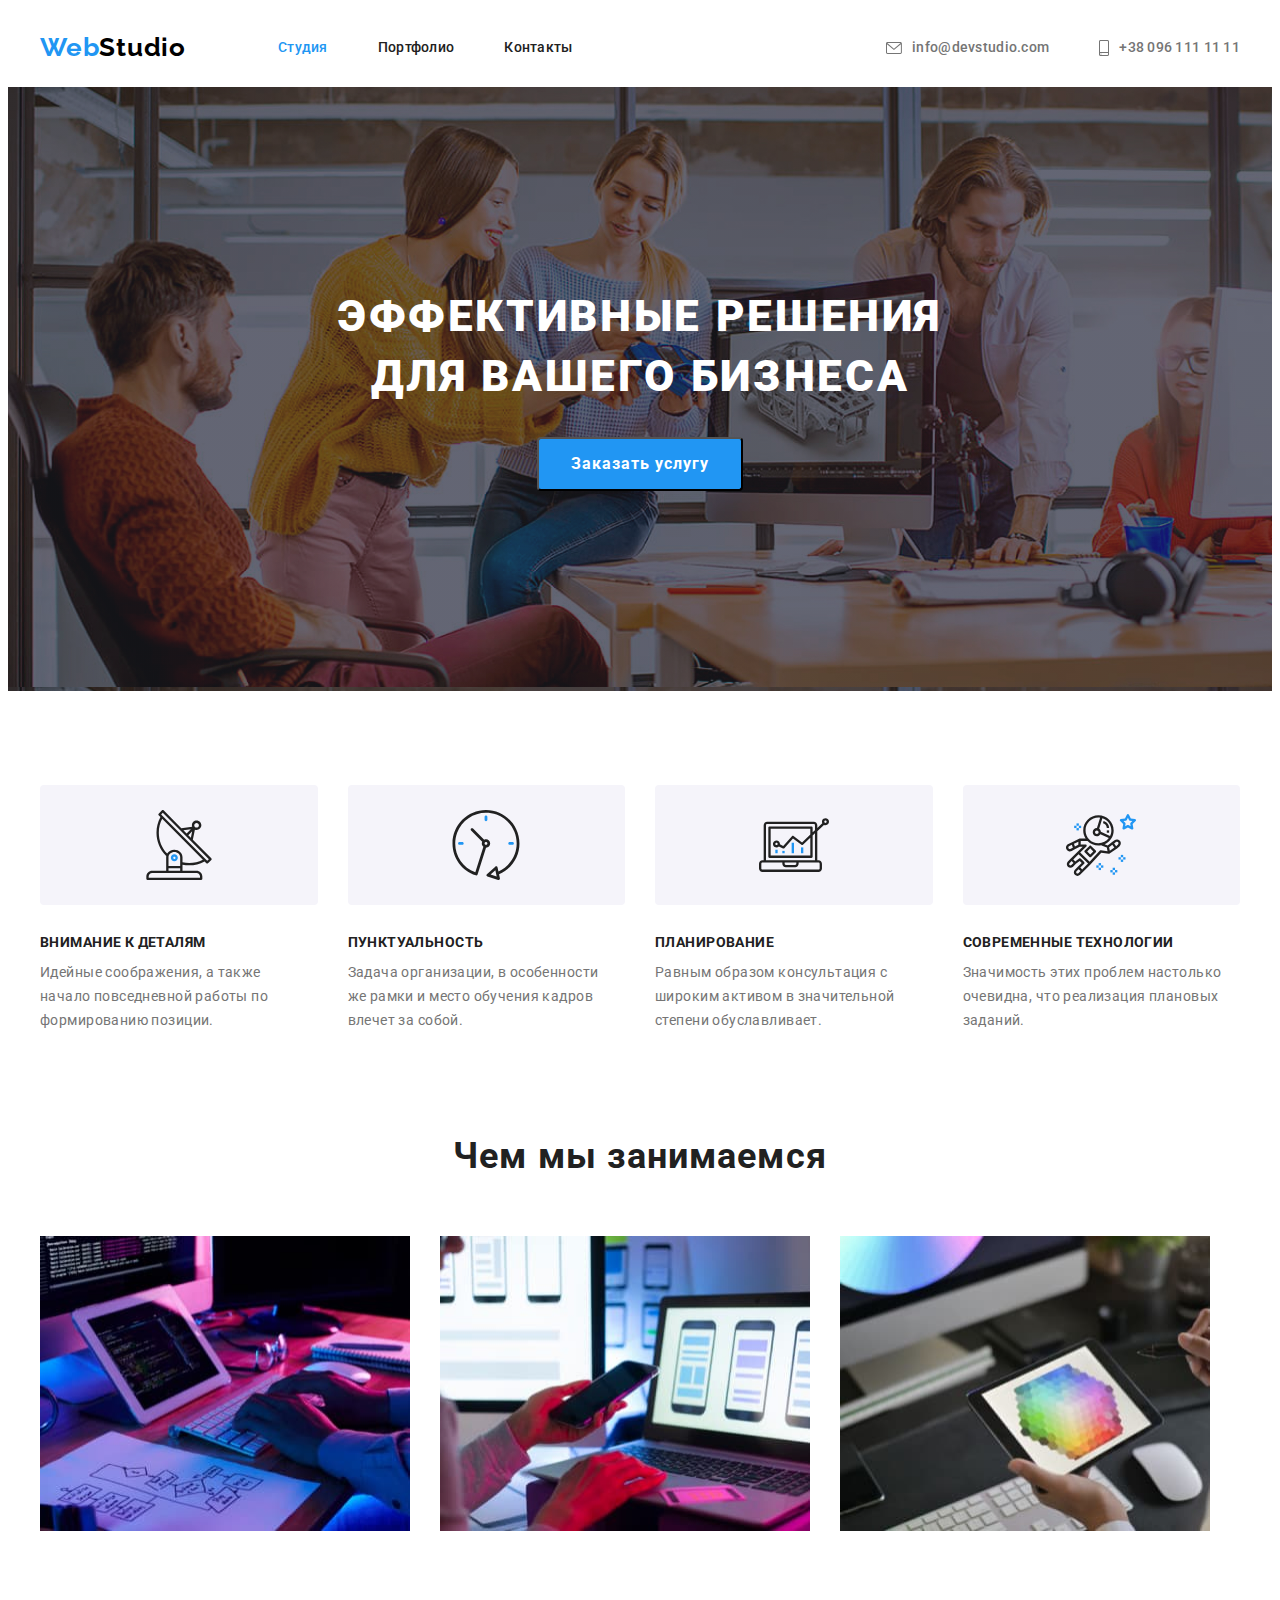
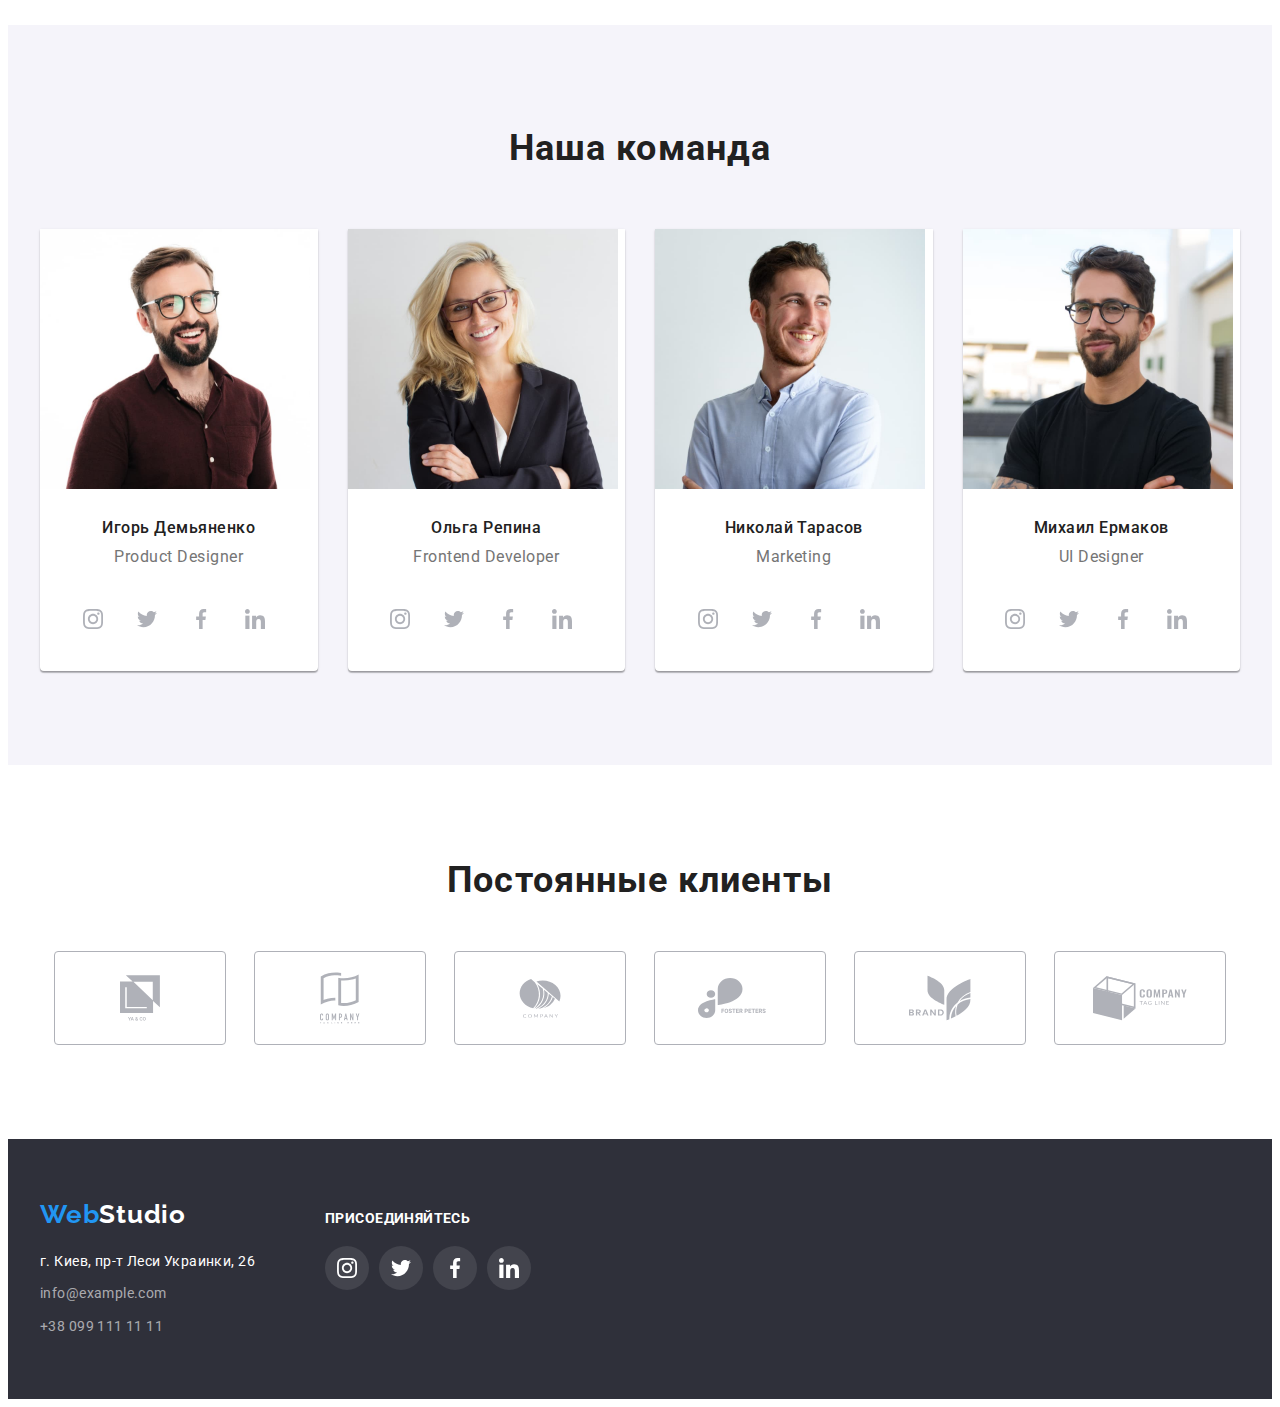
<file: index.html>
<!DOCTYPE html>
<html lang="ru">
  <head>
    <meta charset="UTF-8" />
    <meta http-equiv="X-UA-Compatible" content="IE=edge" />
    <meta name="viewport" content="width=device-width, initial-scale=1.0" />
    <link rel="stylesheet" href="./css/styles.css" />
    <link rel="preconnect" href="https://fonts.gstatic.com" />
    <link rel="preconnect" href="https://fonts.gstatic.com" />
    <link
      href="https://fonts.googleapis.com/css2?family=Raleway:wght@700&family=Roboto:wght@400;500;700;900&display=swap"
      rel="stylesheet"
    />
    <link
      rel="stylesheet"
      href="https://cdnjs.cloudflare.com/ajax/libs/modern-normalize/1.1.0/modern-normalize.min.css"
      integrity="sha512-wpPYUAdjBVSE4KJnH1VR1HeZfpl1ub8YT/NKx4PuQ5NmX2tKuGu6U/JRp5y+Y8XG2tV+wKQpNHVUX03MfMFn9Q=="
      crossorigin="anonymous"
      referrerpolicy="no-referrer"
    />
    <title>Главная</title>
  </head>
  <body>
    <header class="header">
      <div class="container header-container">
        <nav class="header-nav">
          <a href="#" class="header-logo link-stylization"
            ><span class="logo-span">Web</span>Studio</a
          >
          <ul class="navigator-list-wrapper">
            <li class="navigator-list-item list-stylization">
              <a href="#" class="nav-item link-stylization current">Студия</a>
            </li>
            <li class="navigator-list-item list-stylization">
              <a href="./portfolio.html" class="nav-item link-stylization"
                >Портфолио</a
              >
            </li>
            <li class="navigator-list-item list-stylization">
              <a href="#" class="nav-item link-stylization">Контакты</a>
            </li>
          </ul>
        </nav>
        <!-- <div class="header-contacts"> -->
        <a
          href="mailto:info@devstudio.com"
          class="mail-link link-stylization"
          lang="en"
        >
          <svg class="svg-icon-mail" width="16" height="12">
            <use href="./images/sprite.svg#icon-envelope"></use>
          </svg>
          info@devstudio.com</a
        >
        <a href="tel:+380961111111" class="tel-link link-stylization">
          <svg class="svg-icon-smartphone" width="10" height="16">
            <use href="./images/sprite.svg#icon-smartphone"></use>
          </svg>
          +38 096 111 11 11</a
        >

        <!-- </div> -->
      </div>
    </header>

    <main class="main">
      <section class="main-section">
        <h1 class="main-title">
          Эффективные решения<br />
          для вашего бизнеса
        </h1>
        <button type="button">Заказать услугу</button>
      </section>
      <section class="values-section section-padding">
        <div class="container">
          <ul class="values-list-wrapper">
            <li class="value-list list-stylization">
              <div class="main-svg-wrapper">
                <svg class="main-svg-item" width="70" height="70">
                  <use href="./images/sprite.svg#icon-antenna"></use>
                </svg>
              </div>
              <h3>Внимание к деталям</h3>
              <p>
                Идейные соображения, а также<br />
                начало повседневной работы по<br />
                формированию позиции.
              </p>
            </li>
            <li class="value-list list-stylization">
              <div class="main-svg-wrapper">
                <svg class="main-svg-item" width="70" height="70">
                  <use href="./images/sprite.svg#icon-clock"></use>
                </svg>
              </div>
              <h3>Пунктуальность</h3>
              <p>
                Задача организации, в особенности<br />
                же рамки и место обучения кадров<br />
                влечет за собой.
              </p>
            </li>
            <li class="value-list list-stylization">
              <div class="main-svg-wrapper">
                <svg class="main-svg-item" width="70" height="70">
                  <use href="./images/sprite.svg#icon-diagram"></use>
                </svg>
              </div>
              <h3>Планирование</h3>
              <p>
                Равным образом консультация с<br />
                широким активом в значительной<br />
                степени обуславливает.
              </p>
            </li>
            <li class="value-list list-stylization">
              <div class="main-svg-wrapper">
                <svg class="main-svg-item" width="70" height="70">
                  <use href="./images/sprite.svg#icon-astronaut"></use>
                </svg>
              </div>
              <h3>Современные технологии</h3>
              <p>
                Значимость этих проблем настолько<br />
                очевидна, что реализация плановых<br />
                заданий.
              </p>
            </li>
          </ul>
        </div>
      </section>
      <section class="what-we-do-section section-padding-middle">
        <div class="container">
          <h2 class="what-we-do-title suptitle">Чем мы занимаемся</h2>
          <div class="what-we-do-images">
            <ul class="what-we-do-list-wrapper">
              <li class="list-stylization">
                <img
                  src="./images/img.jpg"
                  alt="Разработка"
                  width="370"
                  height="295"
                  class="what-we-do-img-item"
                />
              </li>
              <li class="list-stylization">
                <img
                  src="./images/img1.jpg"
                  alt="Общение"
                  width="370"
                  height="295"
                  class="what-we-do-img-item"
                />
              </li>
              <li class="list-stylization">
                <img
                  src="./images/img2.jpg"
                  alt="Дизайн"
                  width="370"
                  height="295"
                  class="what-we-do-img-item"
                />
              </li>
            </ul>
          </div>
        </div>
      </section>
      <section class="team-section section-padding">
        <div class="container">
          <h2 class="our-team-title suptitle">Наша команда</h2>
          <div class="team-images">
            <ul class="team-images-list-wrapper">
              <li class="team-image-list list-stylization">
                <img
                  src="./images/img3.jpg"
                  alt="Промышленный дизайнер"
                  width="270"
                  height="260"
                  class="team-image-item"
                />
                <div class="card-data">
                  <h3 class="card-text-suptitle">Игорь Демьяненко</h3>
                  <p lang="en" class="card-text">Product Designer</p>
                </div>
                <div class="card-data-svg-icons-wrapper">
                  <ul class="team-section-svg-icons-list-wrapper">
                    <li
                      class="team-section-svg-icon-list-item list-stylization"
                    >
                      <a href="#" class="team-section-svg-icon-link">
                        <svg
                          class="team-section-svg-item-icon"
                          width="20px"
                          height="20px"
                        >
                          <use href="./images/sprite.svg#icon-instagram"></use>
                        </svg>
                      </a>
                    </li>
                    <li
                      class="team-section-svg-icon-list-item list-stylization"
                    >
                      <a href="#" class="team-section-svg-icon-link">
                        <svg
                          class="team-section-svg-item-icon"
                          width="20px"
                          height="20px"
                        >
                          <use href="./images/sprite.svg#icon-twitter"></use>
                        </svg>
                      </a>
                    </li>
                    <li
                      class="team-section-svg-icon-list-item list-stylization"
                    >
                      <a href="#" class="team-section-svg-icon-link">
                        <svg
                          class="team-section-svg-item-icon"
                          width="20px"
                          height="20px"
                        >
                          <use href="./images/sprite.svg#icon-facebook"></use>
                        </svg>
                      </a>
                    </li>
                    <li
                      class="team-section-svg-icon-list-item list-stylization"
                    >
                      <a href="#" class="team-section-svg-icon-link">
                        <svg
                          class="team-section-svg-item-icon"
                          width="20px"
                          height="20px"
                        >
                          <use href="./images/sprite.svg#icon-linkedin"></use>
                        </svg>
                      </a>
                    </li>
                  </ul>
                </div>
              </li>

              <li class="team-image-list list-stylization">
                <img
                  src="./images/img4.jpg"
                  alt="Фронтенд разработчик"
                  width="270"
                  height="260"
                  class="team-image-item"
                />
                <div class="card-data">
                  <h3 class="card-text-suptitle">Ольга Репина</h3>
                  <p lang="en" class="card-text">Frontend Developer</p>
                </div>
                <div class="card-data-svg-icons-wrapper">
                  <ul class="team-section-svg-icons-list-wrapper">
                    <li
                      class="team-section-svg-icon-list-item list-stylization"
                    >
                      <a href="#" class="team-section-svg-icon-link">
                        <svg
                          class="team-section-svg-item-icon"
                          width="20px"
                          height="20px"
                        >
                          <use href="./images/sprite.svg#icon-instagram"></use>
                        </svg>
                      </a>
                    </li>
                    <li
                      class="team-section-svg-icon-list-item list-stylization"
                    >
                      <a href="#" class="team-section-svg-icon-link">
                        <svg
                          class="team-section-svg-item-icon"
                          width="20px"
                          height="20px"
                        >
                          <use href="./images/sprite.svg#icon-twitter"></use>
                        </svg>
                      </a>
                    </li>
                    <li
                      class="team-section-svg-icon-list-item list-stylization"
                    >
                      <a href="#" class="team-section-svg-icon-link">
                        <svg
                          class="team-section-svg-item-icon"
                          width="20px"
                          height="20px"
                        >
                          <use href="./images/sprite.svg#icon-facebook"></use>
                        </svg>
                      </a>
                    </li>
                    <li
                      class="team-section-svg-icon-list-item list-stylization"
                    >
                      <a href="#" class="team-section-svg-icon-link">
                        <svg
                          class="team-section-svg-item-icon"
                          width="20px"
                          height="20px"
                        >
                          <use href="./images/sprite.svg#icon-linkedin"></use>
                        </svg>
                      </a>
                    </li>
                  </ul>
                </div>
              </li>

              <li class="team-image-list list-stylization">
                <img
                  src="./images/img5.jpg"
                  alt="Маркетолог"
                  width="270"
                  height="260"
                  class="team-image-item"
                />
                <div class="card-data">
                  <h3 class="card-text-suptitle">Николай Тарасов</h3>
                  <p lang="en" class="card-text">Marketing</p>
                </div>
                <div class="card-data-svg-icons-wrapper">
                  <ul class="team-section-svg-icons-list-wrapper">
                    <li
                      class="team-section-svg-icon-list-item list-stylization"
                    >
                      <a href="#" class="team-section-svg-icon-link">
                        <svg
                          class="team-section-svg-item-icon"
                          width="20px"
                          height="20px"
                        >
                          <use href="./images/sprite.svg#icon-instagram"></use>
                        </svg>
                      </a>
                    </li>
                    <li
                      class="team-section-svg-icon-list-item list-stylization"
                    >
                      <a href="#" class="team-section-svg-icon-link">
                        <svg
                          class="team-section-svg-item-icon"
                          width="20px"
                          height="20px"
                        >
                          <use href="./images/sprite.svg#icon-twitter"></use>
                        </svg>
                      </a>
                    </li>
                    <li
                      class="team-section-svg-icon-list-item list-stylization"
                    >
                      <a href="#" class="team-section-svg-icon-link">
                        <svg
                          class="team-section-svg-item-icon"
                          width="20px"
                          height="20px"
                        >
                          <use href="./images/sprite.svg#icon-facebook"></use>
                        </svg>
                      </a>
                    </li>
                    <li
                      class="team-section-svg-icon-list-item list-stylization"
                    >
                      <a href="#" class="team-section-svg-icon-link">
                        <svg
                          class="team-section-svg-item-icon"
                          width="20px"
                          height="20px"
                        >
                          <use href="./images/sprite.svg#icon-linkedin"></use>
                        </svg>
                      </a>
                    </li>
                  </ul>
                </div>
              </li>
              <li class="team-image-list list-stylization">
                <img
                  src="./images/img6.jpg"
                  alt="UI дизайнер"
                  width="270"
                  height="260"
                  class="team-image-item"
                />
                <div class="card-data">
                  <h3 class="card-text-suptitle">Михаил Ермаков</h3>
                  <p lang="en" class="card-text">UI Designer</p>
                </div>
                <div class="card-data-svg-icons-wrapper">
                  <ul class="team-section-svg-icons-list-wrapper">
                    <li
                      class="team-section-svg-icon-list-item list-stylization"
                    >
                      <a href="#" class="team-section-svg-icon-link">
                        <svg
                          class="team-section-svg-item-icon"
                          width="20px"
                          height="20px"
                        >
                          <use href="./images/sprite.svg#icon-instagram"></use>
                        </svg>
                      </a>
                    </li>
                    <li
                      class="team-section-svg-icon-list-item list-stylization"
                    >
                      <a href="#" class="team-section-svg-icon-link">
                        <svg
                          class="team-section-svg-item-icon"
                          width="20px"
                          height="20px"
                        >
                          <use href="./images/sprite.svg#icon-twitter"></use>
                        </svg>
                      </a>
                    </li>
                    <li
                      class="team-section-svg-icon-list-item list-stylization"
                    >
                      <a href="#" class="team-section-svg-icon-link">
                        <svg
                          class="team-section-svg-item-icon"
                          width="20px"
                          height="20px"
                        >
                          <use href="./images/sprite.svg#icon-facebook"></use>
                        </svg>
                      </a>
                    </li>
                    <li
                      class="team-section-svg-icon-list-item list-stylization"
                    >
                      <a href="#" class="team-section-svg-icon-link">
                        <svg
                          class="team-section-svg-item-icon"
                          width="20px"
                          height="20px"
                        >
                          <use href="./images/sprite.svg#icon-linkedin"></use>
                        </svg>
                      </a>
                    </li>
                  </ul>
                </div>
              </li>
            </ul>
          </div>
        </div>
      </section>

      <section class="our-clients section-padding">
        <div class="container">
          <h3 class="our-clients-title">Постоянные клиенты</h3>
          <ul class="our-clients-list-wrapper list-stylization">
            <li class="our-clients-list-item">
              <a href="" class="svg-company-icon-link">
                <svg class="company-icon" width="40" heigth="46">
                  <use href="./images/sprite.svg#icon-company-1"></use>
                </svg>
              </a>
            </li>
            <li class="our-clients-list-item">
              <a href="" class="svg-company-icon-link">
                <svg class="company-icon" width="40" heigth="52">
                  <use href="./images/sprite.svg#icon-company-2"></use>
                </svg>
              </a>
            </li>
            <li class="our-clients-list-item">
              <a href="" class="svg-company-icon-link">
                <svg class="company-icon" width="42" heigth="40">
                  <use href="./images/sprite.svg#icon-company-3"></use>
                </svg>
              </a>
            </li>
            <li class="our-clients-list-item">
              <a href="" class="svg-company-icon-link">
                <svg class="company-icon" width="84" heigth="40">
                  <use href="./images/sprite.svg#icon-company-4"></use>
                </svg>
              </a>
            </li>
            <li class="our-clients-list-item">
              <a href="" class="svg-company-icon-link">
                <svg class="company-icon" width="62" heigth="44">
                  <use href="./images/sprite.svg#icon-company-5"></use>
                </svg>
              </a>
            </li>
            <li class="our-clients-list-item">
              <a href="" class="svg-company-icon-link">
                <svg class="company-icon" width="94" heigth="44">
                  <use href="./images/sprite.svg#icon-company-6"></use>
                </svg>
              </a>
            </li>
          </ul>
        </div>
      </section>
    </main>
    <footer class="footer">
      <div class="container footer-container">
        <div class="wrapper">
          <a href="#" class="footer-logo link-stylization"
            ><span class="logo-span">Web</span>Studio</a
          >
          <address class="footer-address">
            <p>г. Киев, пр-т Леси Украинки, 26</p>
            <ul class="footer-contacts-list-wrapper">
              <li class="footer-contact-list-item list-stylization">
                <a
                  href="mailto:info@example.com"
                  class="footer-contact-link link-stylization"
                  lang="en"
                  >info@example.com</a
                >
              </li>
              <li class="footer-contact-list-item list-stylization">
                <a
                  href="tel:+380991111111"
                  class="footer-contact-link link-stylization"
                  >+38 099 111 11 11</a
                >
              </li>
            </ul>
          </address>
        </div>
        <div class="footer-join-section">
          <h3 class="join-section-title">присоединяйтесь</h3>
          <ul class="social-list list-stylization">
            <li class="social-item">
              <a href="" class="social-link social-link-white">
                <svg class="social-icon" width="20px" height="20px">
                  <use href="./images/sprite.svg#icon-instagram"></use>
                </svg>
              </a>
            </li>
            <li class="social-item">
              <a href="" class="social-link social-link-white">
                <svg class="social-icon" width="20px" height="20px">
                  <use href="./images/sprite.svg#icon-twitter"></use>
                </svg>
              </a>
            </li>
            <li class="social-item">
              <a href="" class="social-link social-link-white">
                <svg class="social-icon" width="20px" height="20px">
                  <use href="./images/sprite.svg#icon-facebook"></use>
                </svg>
              </a>
            </li>
            <li class="social-item">
              <a href="" class="social-link social-link-white">
                <svg class="social-icon" width="20px" height="20px">
                  <use href="./images/sprite.svg#icon-linkedin"></use>
                </svg>
              </a>
            </li>
          </ul>
        </div>
      </div>
    </footer>
  </body>
</html>
</file>
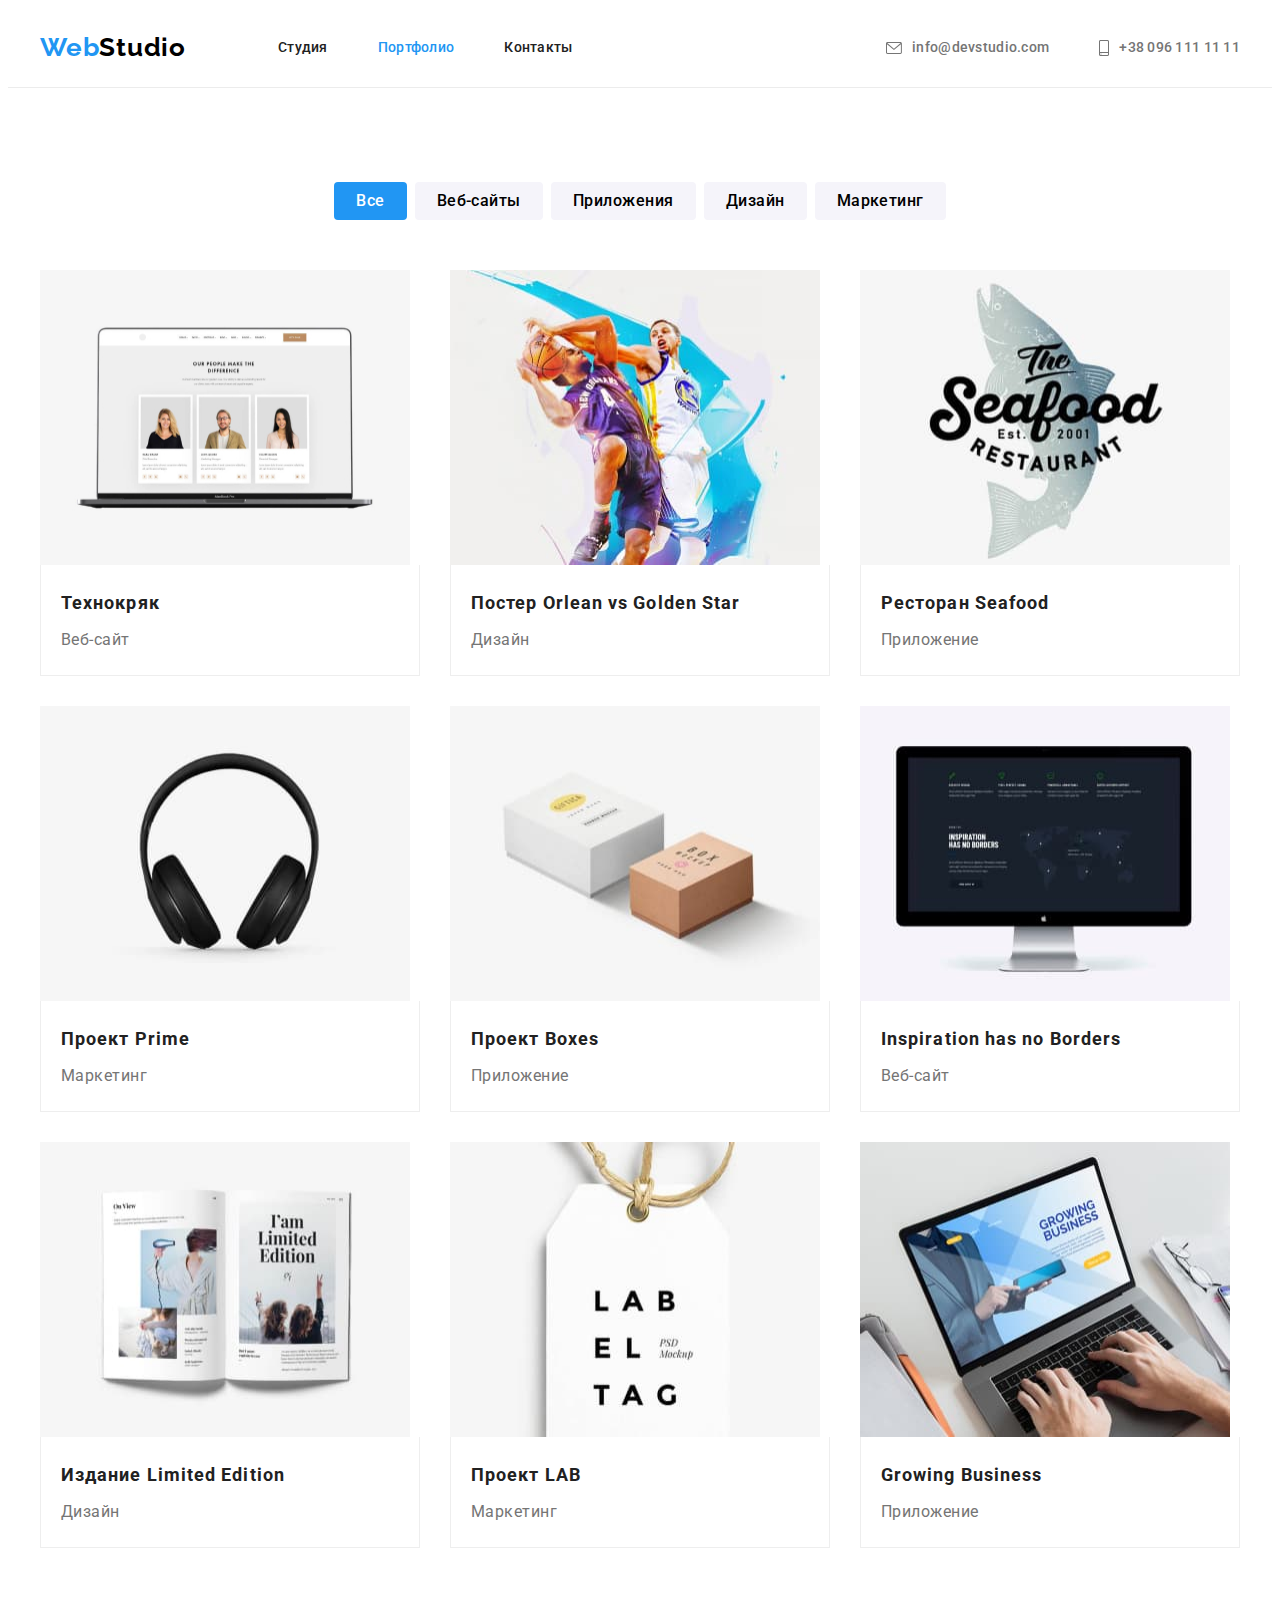
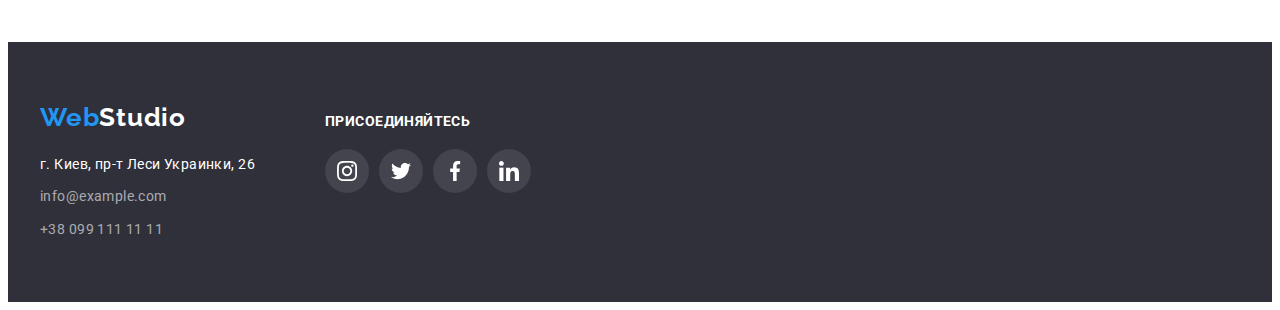
<file: portfolio.html>
<!DOCTYPE html>
<html lang="ru">
  <head>
    <meta charset="UTF-8" />
    <meta http-equiv="X-UA-Compatible" content="IE=edge" />
    <meta name="viewport" content="width=device-width, initial-scale=1.0" />
    <link rel="stylesheet" href="./css/styles.css" />
    <link
      href="https://fonts.googleapis.com/css2?family=Raleway:wght@700&family=Roboto:wght@400;500;700;900&display=swap"
      rel="stylesheet"
    />
    <link
      rel="stylesheet"
      href="https://cdnjs.cloudflare.com/ajax/libs/modern-normalize/1.1.0/modern-normalize.min.css"
      integrity="sha512-wpPYUAdjBVSE4KJnH1VR1HeZfpl1ub8YT/NKx4PuQ5NmX2tKuGu6U/JRp5y+Y8XG2tV+wKQpNHVUX03MfMFn9Q=="
      crossorigin="anonymous"
      referrerpolicy="no-referrer"
    />
    <title>Портфолио</title>
  </head>
  <body>
    <header class="header portfolio-header">
      <div class="container header-container">
        <nav class="header-nav">
          <a href="#" class="header-logo link-stylization"
            ><span class="logo-span">Web</span>Studio</a
          >
          <ul class="navigator-list-wrapper">
            <li class="navigator-list-item list-stylization">
              <a href="./index.html" class="nav-item link-stylization"
                >Студия</a
              >
            </li>
            <li class="navigator-list-item list-stylization">
              <a
                href="./portfolio.html"
                class="nav-item link-stylization current"
                >Портфолио</a
              >
            </li>
            <li class="navigator-list-item list-stylization">
              <a href="#" class="nav-item link-stylization">Контакты</a>
            </li>
          </ul>
        </nav>
        <!-- <div class="header-contacts"> -->
        <a
          href="mailto:info@devstudio.com"
          class="mail-link link-stylization"
          lang="en"
        >
          <svg class="svg-icon-mail" width="16" height="12">
            <use href="./images/sprite.svg#icon-envelope"></use>
          </svg>
          info@devstudio.com</a
        >
        <a href="tel:+380961111111" class="tel-link link-stylization">
          <svg class="svg-icon-smartphone" width="10" height="16">
            <use href="./images/sprite.svg#icon-smartphone"></use>
          </svg>
          +38 096 111 11 11</a
        >

        <!-- </div> -->
      </div>
    </header>

    <main class="main-portfolio">
      <section class="main-section-portfolio">
        <div class="container">
          <ul class="buttons-list-wrapper">
            <li class="button-list-item list-stylization">
              <button type="button" class="current">Все</button>
            </li>
            <li class="button-list-item list-stylization">
              <button type="button">Веб-сайты</button>
            </li>
            <li class="button-list-item list-stylization">
              <button type="button">Приложения</button>
            </li>
            <li class="button-list-item list-stylization">
              <button type="button">Дизайн</button>
            </li>
            <li class="button-list-item list-stylization">
              <button type="button">Маркетинг</button>
            </li>
          </ul>
          <ul class="projects-list-wrapper">
            <li class="project-list-item list-stylization">
              <a href="" class="link-card-projects-wrapper link-stylization">
                <img
                  src="./images/portfolio.jpg"
                  alt="Веб-сайт"
                  width="370"
                  height="295"
                />

                <div class="card-data-portfolio">
                  <h3 class="card-text-suptitle-portfolio">Технокряк</h3>
                  <p class="card-text-portfolio">Веб-сайт</p>
                </div>
              </a>
            </li>

            <li class="project-list-item list-stylization">
              <a href="" class="link-card-projects-wrapper link-stylization">
                <img
                  src="./images/portfolio1.jpg"
                  alt="Постер New Orlean vs Golden Star"
                  width="370"
                  height="295"
                />
                <div class="card-data-portfolio">
                  <h3 class="card-text-suptitle-portfolio">
                    Постер
                    <span class="lang-span-en" lang="en">
                      Orlean vs Golden Star</span
                    >
                  </h3>
                  <p class="card-text-portfolio">Дизайн</p>
                </div>
              </a>
            </li>
            <li class="project-list-item list-stylization">
              <a href="" class="link-card-projects-wrapper link-stylization">
                <img
                  src="./images/portfolio2.jpg"
                  alt="Обложка ресторана"
                  width="370"
                  height="295"
                />
                <div class="card-data-portfolio">
                  <h3 class="card-text-suptitle-portfolio">
                    Ресторан
                    <span class="lang-span-en" lang="en">Seafood</span>
                  </h3>
                  <p class="card-text-portfolio">Приложение</p>
                </div>
              </a>
            </li>

            <li class="project-list-item list-stylization">
              <a href="" class="link-card-projects-wrapper link-stylization">
                <img
                  src="./images/portfolio3.jpg"
                  alt="Наушники"
                  width="370"
                  height="295"
                />
                <div class="card-data-portfolio">
                  <h3 class="card-text-suptitle-portfolio">
                    Проект <span class="lang-span-en" lang="en">Prime</span>
                  </h3>
                  <p class="card-text-portfolio">Маркетинг</p>
                </div>
              </a>
            </li>
            <li class="project-list-item list-stylization">
              <a href="" class="link-card-projects-wrapper link-stylization">
                <img
                  src="./images/portfolio4.jpg"
                  alt="Коробки"
                  width="370"
                  height="295"
                />
                <div class="card-data-portfolio">
                  <h3 class="card-text-suptitle-portfolio">
                    Проект <span class="lang-span-en" lang="en">Boxes</span>
                  </h3>
                  <p class="card-text-portfolio">Приложение</p>
                </div>
              </a>
            </li>
            <li class="project-list-item list-stylization">
              <a href="" class="link-card-projects-wrapper link-stylization">
                <img
                  src="./images/portfolio5.jpg"
                  alt="Веб-сайт"
                  width="370"
                  height="295"
                />
                <div class="card-data-portfolio">
                  <h3 lang="en" class="card-text-suptitle-portfolio">
                    Inspiration has no Borders
                  </h3>
                  <p class="card-text-portfolio">Веб-сайт</p>
                </div>
              </a>
            </li>
            <li class="project-list-item list-stylization">
              <a href="" class="link-card-projects-wrapper link-stylization">
                <img
                  src="./images/portfolio6.jpg"
                  alt="Журнал с дизайном"
                  width="370"
                  height="295"
                />
                <div class="card-data-portfolio">
                  <h3 class="card-text-suptitle-portfolio">
                    Издание
                    <span class="lang-span-en" lang="en">Limited Edition</span>
                  </h3>
                  <p class="card-text-portfolio">Дизайн</p>
                </div>
              </a>
            </li>

            <li class="project-list-item list-stylization">
              <a href="" class="link-card-projects-wrapper link-stylization">
                <img
                  src="./images/portfolio7.jpg"
                  alt="Этикетка с тэгом"
                  width="370"
                  height="295"
                />
                <div class="card-data-portfolio">
                  <h3 class="card-text-suptitle-portfolio">
                    Проект <span class="lang-span-en" lang="en">LAB</span>
                  </h3>
                  <p class="card-text-portfolio">Маркетинг</p>
                </div>
              </a>
            </li>
            <li class="project-list-item list-stylization">
              <a href="" class="link-card-projects-wrapper link-stylization">
                <img
                  src="./images/portfolio8.jpg"
                  alt="Ноутбук с приложением"
                  width="370"
                  height="295"
                />
                <div class="card-data-portfolio">
                  <h3 lang="en" class="card-text-suptitle-portfolio">
                    Growing Business
                  </h3>
                  <p class="card-text-portfolio">Приложение</p>
                </div>
              </a>
            </li>
          </ul>
        </div>
      </section>
    </main>
    <footer class="footer">
      <div class="container footer-container">
        <div class="wrapper">
          <a href="#" class="footer-logo link-stylization"
            ><span class="logo-span">Web</span>Studio</a
          >
          <address class="footer-address">
            <p>г. Киев, пр-т Леси Украинки, 26</p>
            <ul class="footer-contacts-list-wrapper">
              <li class="footer-contact-list-item list-stylization">
                <a
                  href="mailto:info@example.com"
                  class="footer-contact-link link-stylization"
                  lang="en"
                  >info@example.com</a
                >
              </li>
              <li class="footer-contact-list-item list-stylization">
                <a
                  href="tel:+380991111111"
                  class="footer-contact-link link-stylization"
                  >+38 099 111 11 11</a
                >
              </li>
            </ul>
          </address>
        </div>
        <div class="footer-join-section">
          <h3 class="join-section-title">присоединяйтесь</h3>
          <ul class="social-list list-stylization">
            <li class="social-item">
              <a href="" class="social-link social-link-white">
                <svg class="social-icon" width="20px" height="20px">
                  <use href="./images/sprite.svg#icon-instagram"></use>
                </svg>
              </a>
            </li>
            <li class="social-item">
              <a href="" class="social-link social-link-white">
                <svg class="social-icon" width="20px" height="20px">
                  <use href="./images/sprite.svg#icon-twitter"></use>
                </svg>
              </a>
            </li>
            <li class="social-item">
              <a href="" class="social-link social-link-white">
                <svg class="social-icon" width="20px" height="20px">
                  <use href="./images/sprite.svg#icon-facebook"></use>
                </svg>
              </a>
            </li>
            <li class="social-item">
              <a href="" class="social-link social-link-white">
                <svg class="social-icon" width="20px" height="20px">
                  <use href="./images/sprite.svg#icon-linkedin"></use>
                </svg>
              </a>
            </li>
          </ul>
        </div>
      </div>
    </footer>
  </body>
</html>
</file>
<file: css/styles.css>
/* = = = = = Others = = = = =*/

:root {
  --interactive-color: #2196f3;
  --description-color: #757575;
  --label-color: #212121;
  --main-font: "Roboto";
  --secondary-font: "Raleway";
  --secondary-main-color: #fff;
}

h1,
h2,
h3,
h4,
h5,
h6,
p {
  margin-top: 0;
  margin-bottom: 0;
}

ul,
ol {
  margin-top: 0;
  margin-bottom: 0;
  padding-left: 0;
}

img {
  display: block;
}

.link-stylization {
  text-decoration: none;
}

.list-stylization {
  list-style-type: none;
}

.container {
  width: 1200px;
  padding-left: 15px;
  padding-right: 15px;
  margin: 0 auto;
}

.section-padding {
  padding-top: 94px;
  padding-bottom: 94px;
}

.section-padding-middle {
  padding-bottom: 94px;
}

.suptitle {
  margin-bottom: 50px;
}

/* = = = = = Header = = = = =*/

.header {
  padding-top: 24px;
  padding-bottom: 24px;
}

.header-container {
  display: flex;
  align-items: center;
}

.header-nav {
  align-items: center;
  display: flex;
}

.navigator-list-wrapper {
  display: flex;
  align-items: center;
}

.header-logo {
  font-family: var(--secondary-font), sans-serif;
  font-style: normal;
  font-weight: bold;
  font-size: 26px;
  line-height: 1.2;
  letter-spacing: 0.03em;
  color: #000;

  margin-right: 92px;
}

.logo-span {
  color: #2196f3;
}

.navigator-list-item {
  font-family: var(--main-font), sans-serif;
  font-style: normal;
  font-weight: 500;
  font-size: 14px;
  line-height: 1.14;
  letter-spacing: 0.02em;
}

.navigator-list-item:not(:last-child) {
  margin-right: 50px;
}

.nav-item.current {
  color: var(--interactive-color);
}

.nav-item {
  color: var(--label-color);
}

/* .header-contacts > a {
  font-family: var(--main-font), sans-serif;
  font-style: normal;
  font-weight: 500;
  font-size: 14px;
  line-height: 1.14;
  letter-spacing: 0.02em;

  color: var(--description-color);
} */

.tel-link {
  font-family: var(--main-font), sans-serif;
  font-style: normal;
  font-weight: 500;
  font-size: 14px;
  line-height: 1.14;
  letter-spacing: 0.02em;
  color: var(--description-color);

  display: flex;

  fill: #757575;
}

.svg-icon-mail {
  /* align-self: center; */
  margin-right: 10px;
  align-self: center;
}
.svg-icon-smartphone {
  align-self: center;

  margin-right: 10px;
}

.mail-link {
  font-family: var(--main-font), sans-serif;
  font-style: normal;
  font-weight: 500;
  font-size: 14px;
  line-height: 1.14;
  letter-spacing: 0.02em;
  color: var(--description-color);

  display: flex;

  fill: #757575;

  margin-left: auto;
  margin-right: 50px;
}

/* = = = = =  Hero section = = = = = */

.main-section {
  display: flex;
  background-color: #2f303a;
  flex-direction: column;
  padding-top: 200px;
  padding-bottom: 200px;
  background-image: radial-gradient(
      rgba(47, 48, 58, 0.4),
      rgba(47, 48, 58, 0.4)
    ),
    url("../images/header-background.jpg");
}

.main-title {
  font-family: var(--main-font), sans-serif;
  font-style: normal;
  font-weight: 900;
  font-size: 44px;
  line-height: 1.36;

  text-align: center;
  letter-spacing: 0.06em;
  text-transform: uppercase;
  color: var(--secondary-main-color);
}

.main-section > button {
  font-family: var(--main-font), sans-serif;
  font-style: normal;
  font-weight: bold;
  font-size: 16px;
  line-height: 1.87;
  text-align: center;
  letter-spacing: 0.06em;
  cursor: pointer;
  color: var(--secondary-main-color);
  background: var(--interactive-color);
  border-radius: 4px;
  /* width: 200px; */
  align-self: center;

  padding-left: 32px;
  padding-right: 32px;
  padding-top: 10px;
  padding-bottom: 10px;

  margin-top: 30px;
}

/*  = = = = = = VALUES SECTION = = = = = = */

.values-section {
  background: #ffffff;
}

.values-list-wrapper {
  display: flex;
  justify-content: center;
  margin-left: -30px;
  margin-top: -30px;
}

.value-list {
  margin-left: 30px;
  margin-top: 30px;
  flex-basis: calc((100% - 120px) / 4);
}

.values-list-wrapper h3 {
  font-family: var(--main-font), sans-serif;
  font-style: normal;
  font-weight: bold;
  font-size: 14px;
  line-height: 1.14;
  letter-spacing: 0.03em;
  text-transform: uppercase;
  color: var(--label-color);
  margin-bottom: 10px;
}

.values-list-wrapper p {
  font-family: var(--main-font), sans-serif;
  font-style: normal;
  font-weight: normal;
  font-size: 14px;
  line-height: 1.71;

  letter-spacing: 0.03em;

  color: var(--description-color);
}

/* = = = = = = = = = = = */

.main-svg-wrapper {
  display: flex;
  justify-content: center;
  height: 120px;
  align-items: center;
  margin-bottom: 30px;
  background-color: #f5f4fa;
  border-radius: 4px;
}

/* = = = = = = What We Do Section = = = = = = */

.what-we-do-section {
  background: #ffffff;
}

.what-we-do-list-wrapper {
  display: flex;
}
.what-we-do-list-wrapper > li:not(:last-child) {
  margin-right: 30px;
}

.what-we-do-list-wrapper > li {
  flex-basis: calc((100% - 90) / 3);
}

.what-we-do-title {
  font-family: var(--main-font), sans-serif;
  font-style: normal;
  font-weight: bold;
  font-size: 36px;
  line-height: 1.66;
  text-align: center;
  letter-spacing: 0.03em;

  color: var(--label-color);
}

/*  = = = = = Team Section = = = = = */

.team-section {
  background-color: #f5f4fa;
}

.our-team-title {
  font-family: var(--main-font), sans-serif;
  font-style: normal;
  font-weight: bold;
  font-size: 36px;
  line-height: 1.66;
  text-align: center;
  letter-spacing: 0.03em;

  color: var(--label-color);
}

.team-images-list-wrapper {
  display: flex;
  margin-left: -30px;
  margin-top: -30px;
}

.team-image-list {
  flex-basis: calc((100% - 120px) / 4);
  margin-left: 30px;
  margin-top: 30px;
  background: #ffffff;

  box-shadow: 0px 1px 3px rgba(0, 0, 0, 0.12), 0px 1px 1px rgba(0, 0, 0, 0.14),
    0px 2px 1px rgba(0, 0, 0, 0.2);
  border-radius: 0px 0px 4px 4px;
}

.card-data {
  padding-top: 30px;
  padding-bottom: 30px;
}

.card-text-suptitle {
  font-family: var(--main-font), sans-serif;
  font-style: normal;
  font-weight: 500;
  font-size: 16px;
  line-height: 1.18;
  text-align: center;
  letter-spacing: 0.03em;

  color: var(--label-color);

  margin-bottom: 10px;
}

.card-text {
  font-family: var(--main-font), sans-serif;
  font-style: normal;
  font-weight: normal;
  font-size: 16px;
  line-height: 1.18;
  text-align: center;
  letter-spacing: 0.03em;

  color: var(--description-color);
}

.team-section-svg-icons-list-wrapper {
  display: flex;
  justify-content: center;
  align-content: center;
}

.team-section-svg-icon-link {
  display: flex;
  width: 44px;
  height: 44px;
  border-radius: 50%;
  /* background-color: #000; */
  align-items: center;
  justify-content: center;
  margin-right: 10px;
  margin-bottom: 30px;
  fill: #afb1b8;
}

/* OUR CLIENTS */

.our-clients-list-wrapper {
  display: flex;
  flex-wrap: wrap;
  justify-content: center;
  flex-basis: calc((100% - 90) / 3);
}

.client-link-icon {
  display: flex;
  align-items: center;
  justify-content: center;
  width: 170px;
  height: 92px;
  border: 1px solid #afb1b8;
  border-radius: 4px;
}

.our-client-list-svg-icon:not(:last-child) {
  margin-right: 30px;
}

.svg-company-icon-link .client-section-title {
  font-family: var(--main-font), sans-serif;
  font-style: normal;
  font-weight: bold;
  font-size: 36px;
  line-height: 1.66;
  text-align: center;
  letter-spacing: 0.03em;

  color: var(--label-color);
}

/* = = = = = Footer = = = = = */

.footer {
  background: #f5f4fa;
  /* align-items: center; */
  padding-top: 60px;
  padding-bottom: 60px;
  display: flex;
  flex-direction: column;
  background-color: #2f303a;
}

.footer-logo {
  display: block;
  font-family: var(--secondary-font), sans-serif;
  font-style: normal;
  font-weight: bold;
  font-size: 26px;
  line-height: 1.2;
  letter-spacing: 0.03em;
  color: var(--secondary-main-color);
  margin-bottom: 20px;
}

.footer-address > p {
  font-family: var(--main-font), sans-serif;
  font-style: normal;
  font-weight: normal;
  font-size: 14px;
  line-height: 1.71;
  letter-spacing: 0.03em;
  color: var(--secondary-main-color);
  margin-bottom: 8px;
}

.footer-contact-list-item:not(:last-child) {
  margin-bottom: 9px;
}

.footer-contact-link {
  font-family: var(--main-font), sans-serif;
  font-style: normal;
  font-weight: normal;
  font-size: 14px;
  line-height: 1.71;
  letter-spacing: 0.03em;
  color: rgba(255, 255, 255, 0.6);
}

/* = = = = = = = = = = = = */

.footer-container {
  display: flex;
  align-items: baseline;
}

.social-list {
  display: flex;
  margin-top: 20px;
  justify-content: center;
}

.join-section-title {
  font-family: Roboto;
  font-style: normal;
  font-weight: bold;
  font-size: 14px;
  line-height: 16px;
  letter-spacing: 0.03em;
  text-transform: uppercase;

  color: #ffffff;
}

.social-item:not(:last-child) {
  margin-right: 10px;
}

.footer-join-section {
  margin-left: 70px;
}

.social-link {
  display: flex;
  width: 44px;
  height: 44px;
  background-color: #43444d;
  border-radius: 50%;
  justify-content: center;
  align-items: center;
}

/* = = = = = = = = = = = = = */

/* = = = OUR CLIENTS SECTION = = = =  */

.our-clients-title {
  font-family: Roboto;
  font-style: normal;
  font-weight: bold;
  font-size: 36px;
  line-height: 42px;
  text-align: center;
  letter-spacing: 0.03em;
  color: #212121;

  margin-bottom: 50px;
}

.our-clients-list-wrapper {
  display: flex;
  justify-content: space-around;
}

.svg-company-icon-link {
  display: flex;
  border: 1px solid #afb1b8;
  border-radius: 4px;

  width: 170px;
  height: 92px;
  justify-content: center;
  fill: #afb1b8;
}

.social-link-white {
  fill: #ffffff;
}

/* = = = = = Interactive section = = = = = */

/* OUR CLIENTS */

.svg-company-icon-link:hover,
.svg-company-icon-link:focus {
  fill: #2196f3;
  border: 1px solid #2196f3;
}

/* nav interactive section */

.navigator-list-item > a:hover,
.navigator-list-item > a:focus {
  color: var(--interactive-color);
}

.mail-link:hover,
.mail-link:focus {
  color: var(--interactive-color);
  fill: var(--interactive-color);
}

.tel-link:hover,
.tel-link:focus {
  color: var(--interactive-color);
  fill: var(--interactive-color);
}

/* Footer interactive section*/

.footer-contact-link:hover,
.footer-contact-link:focus {
  color: var(--secondary-main-color);
}

.social-link:hover,
.social-link:focus {
  background-color: #2196f3;
}

/* Team section */

.team-section-svg-icon-link:hover,
.team-section-svg-icon-link:focus {
  background-color: #2196f3;
  fill: #fff;
}

/* = = = = = PORTFOLIO = = = = =  */

.portfolio-header {
  border-bottom: 1px solid #ececec;
}

.main-section-portfolio {
  padding-top: 94px;
}

.buttons-list-wrapper button {
  background: #f5f4fa;
  border-radius: 4px;
  font-family: var(--main-font), sans-serif;
  font-style: normal;
  font-weight: 500;
  font-size: 16px;
  line-height: 1.6;
  text-align: center;
  letter-spacing: 0.03em;
  cursor: pointer;

  border: none;

  padding-top: 6px;
  padding-bottom: 6px;
  padding-right: 22px;
  padding-left: 22px;
}

.button-list-item:not(:last-child) {
  margin-right: 8px;
}

.card-data-portfolio {
  padding-top: 20px;
  padding-bottom: 20px;
  padding-right: 20px;
  padding-left: 20px;
  border-left: 1px solid #eeeeee;
  border-right: 1px solid #eeeeee;
  border-bottom: 1px solid #eeeeee;
}

.card-text-suptitle-portfolio {
  font-family: var(--main-font), sans-serif;
  font-style: normal;
  font-weight: bold;
  font-size: 18px;
  line-height: 2;
  letter-spacing: 0.06em;
  color: var(--label-color);

  margin-bottom: 4px;
}

.card-text-portfolio {
  font-family: var(--main-font), sans-serif;
  font-style: normal;
  font-weight: normal;
  font-size: 16px;
  line-height: 1.87;
  letter-spacing: 0.03em;
  color: var(--description-color);
}

.projects-list-wrapper {
  display: flex;
  flex-wrap: wrap;
  justify-content: center;
  margin-left: -30px;
  margin-top: -30px;
  padding-bottom: 94px;
}
.project-list-item {
  margin-left: 30px;
  margin-top: 30px;
  flex-basis: calc((100% - 90px) / 3);
}

.buttons-list-wrapper {
  display: flex;
  justify-content: center;
  margin-bottom: 50px;
}

/* = = = = = PORTFOLIO Interactive section = = = = = */

.link-card-projects-wrapper:hover,
.link-card-projects-wrapper:focus {
  display: block;
  box-shadow: 0px 1px 1px rgba(0, 0, 0, 0.12), 0px 4px 4px rgba(0, 0, 0, 0.06),
    1px 4px 6px rgba(0, 0, 0, 0.16);
}

.buttons-list-wrapper button:hover,
.buttons-list-wrapper button:focus {
  color: var(--secondary-main-color);
  background-color: var(--interactive-color);
}

button.current {
  background-color: var(--interactive-color);
  color: var(--secondary-main-color);
}
</file>
